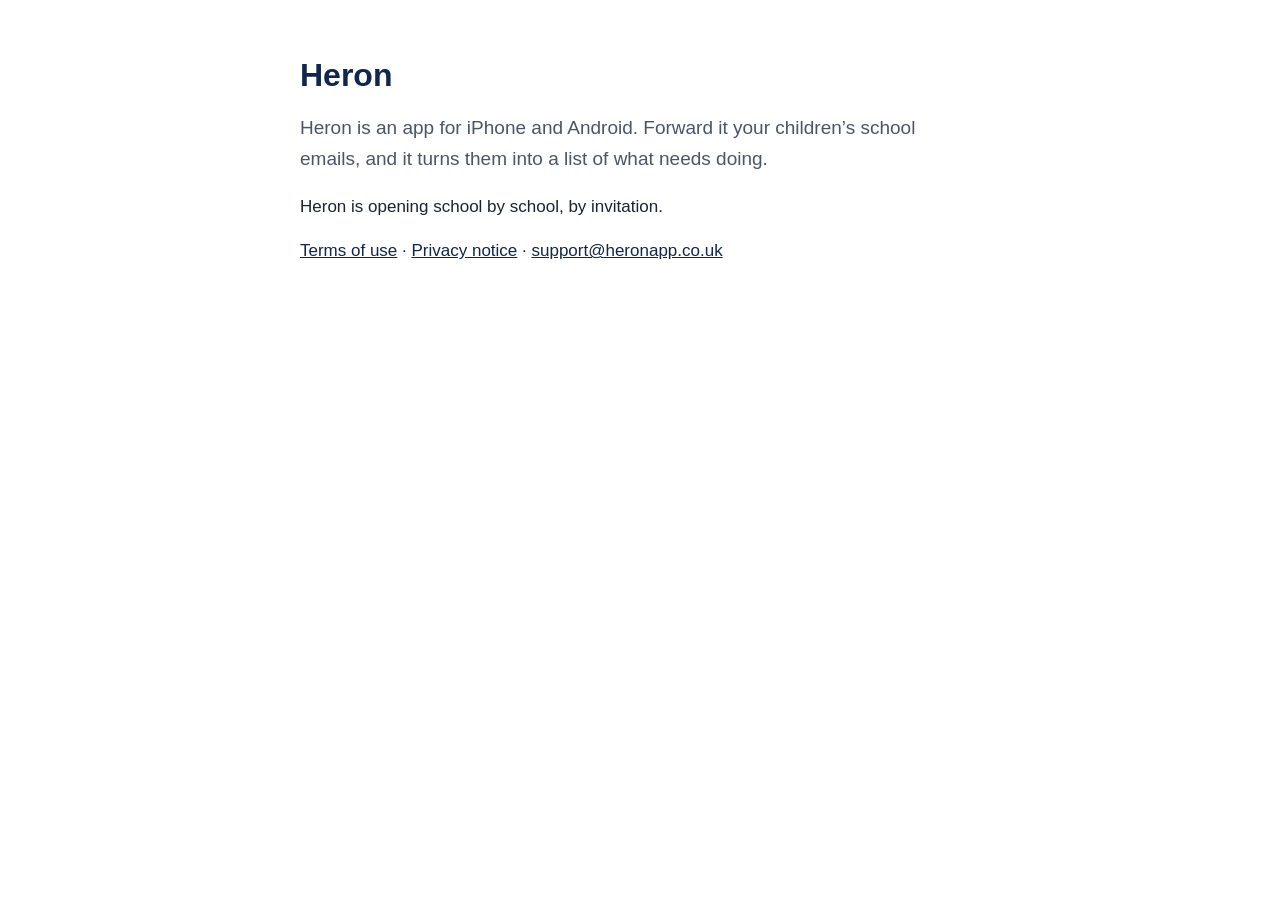
<file: index.html>
<!doctype html>
<html lang="en-GB">
<head>
<meta charset="utf-8">
<meta name="viewport" content="width=device-width, initial-scale=1">
<title>Heron</title>
<link rel="stylesheet" href="style.css">
</head>
<body>
<main>
<h1>Heron</h1>
<p class="lead">Heron is an app for iPhone and Android. Forward it your children’s school emails, and it turns them into a list of what needs doing.</p>
<p>Heron is opening school by school, by invitation.</p>
<p><a href="terms/">Terms of use</a> · <a href="privacy/">Privacy notice</a> · <a href="mailto:support@heronapp.co.uk">support@heronapp.co.uk</a></p>
</main>
</body>
</html>
</file>
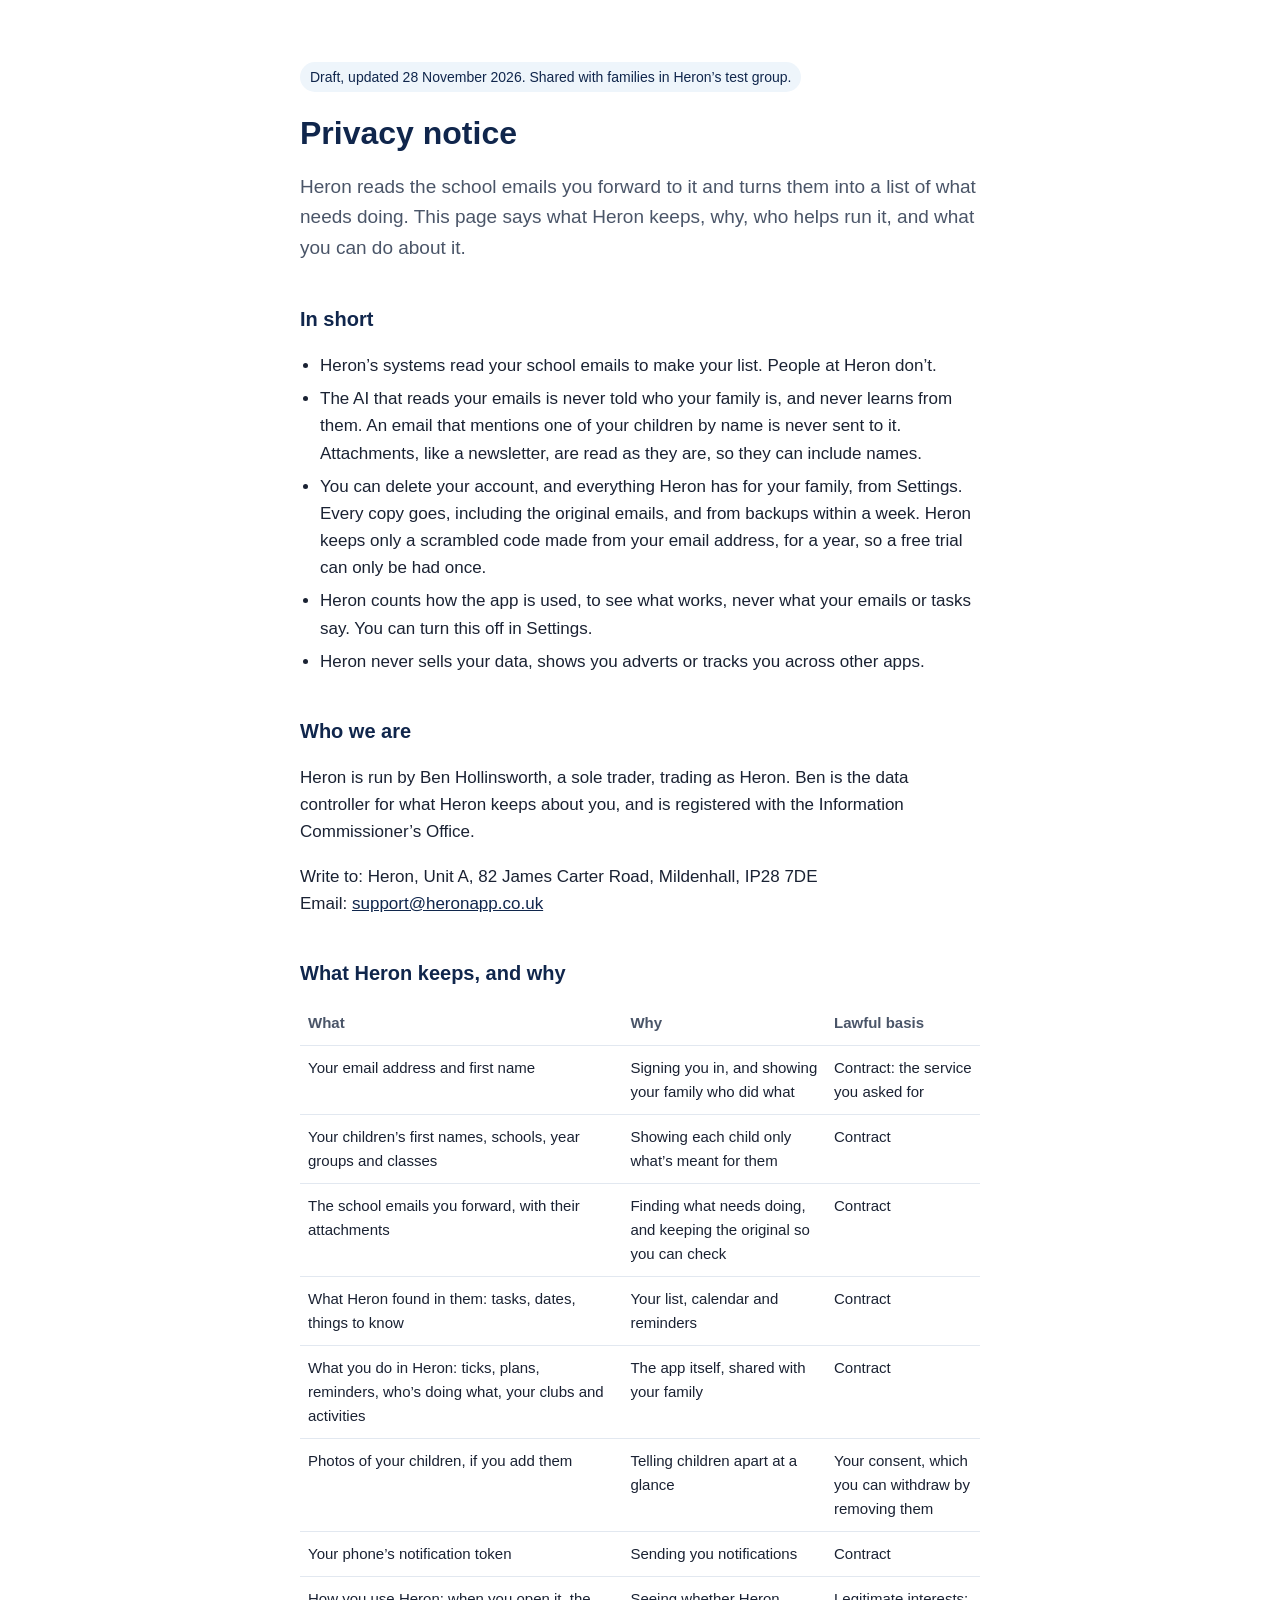
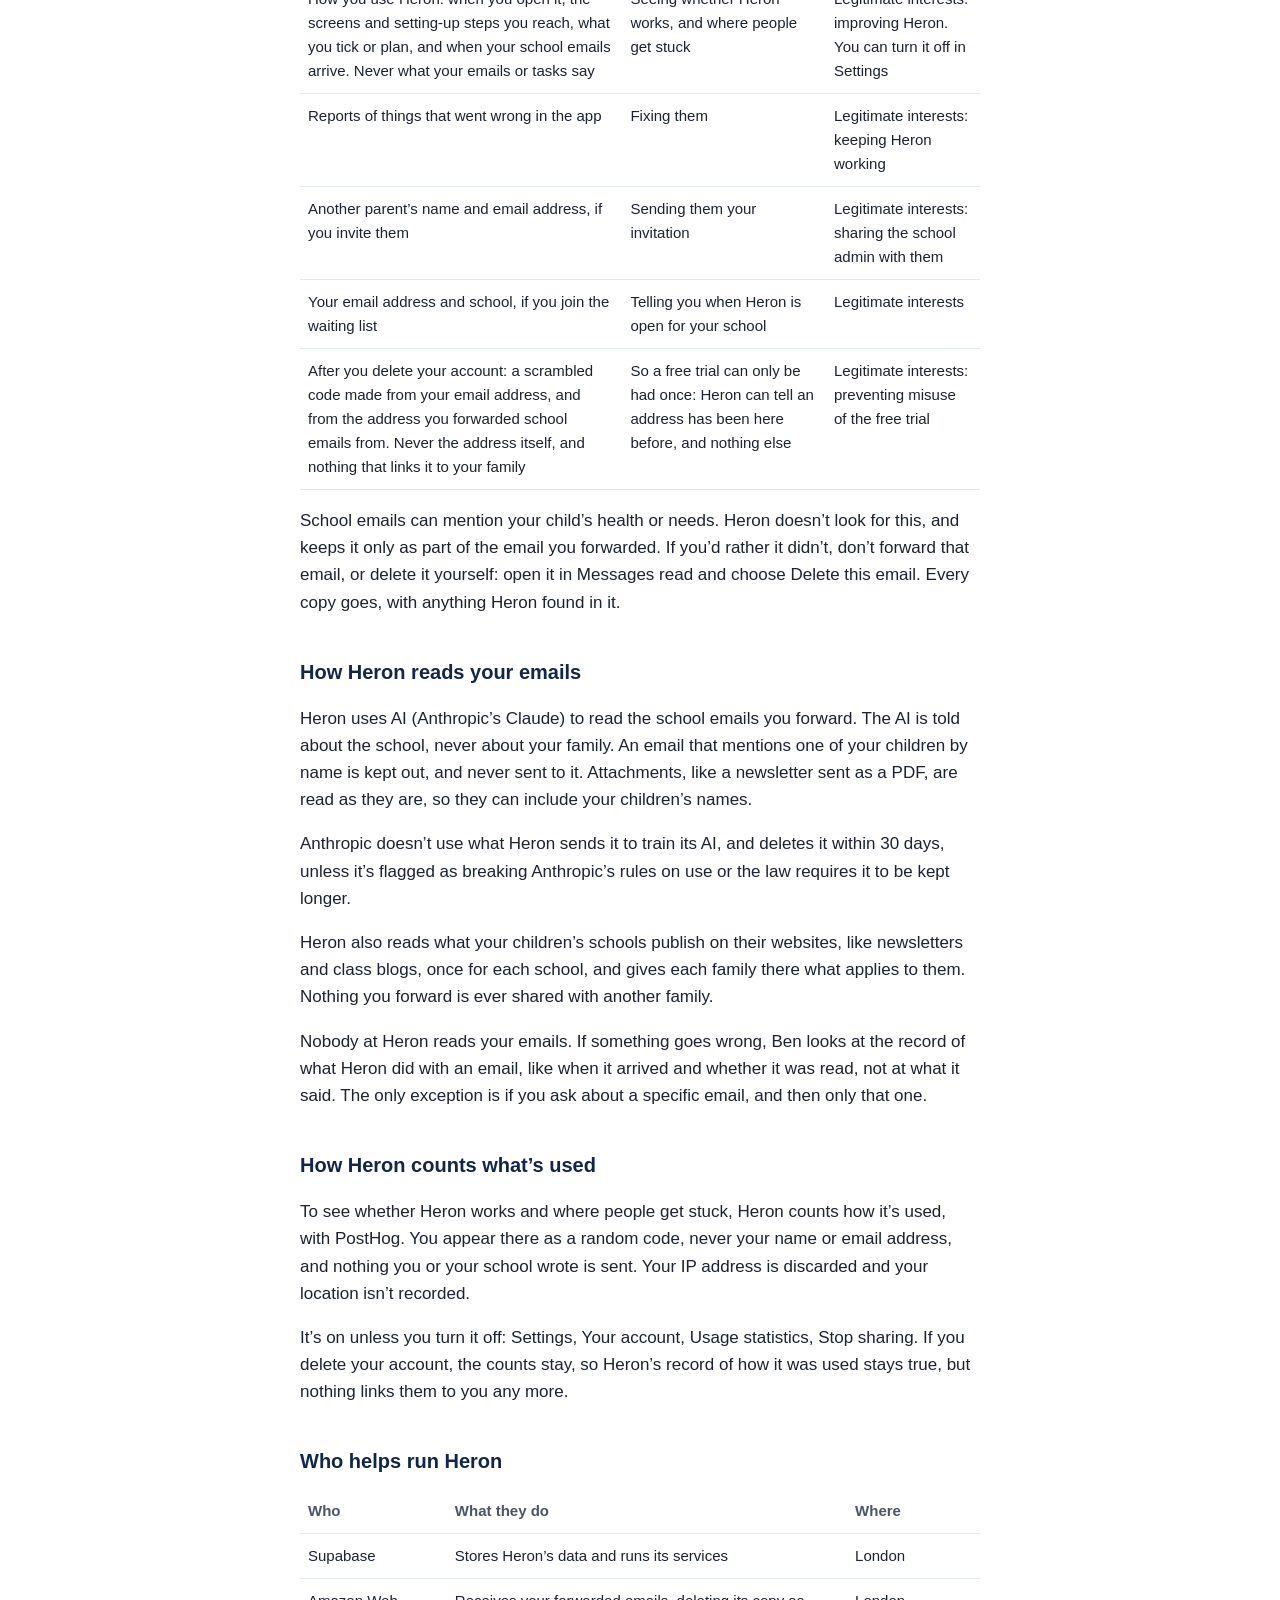
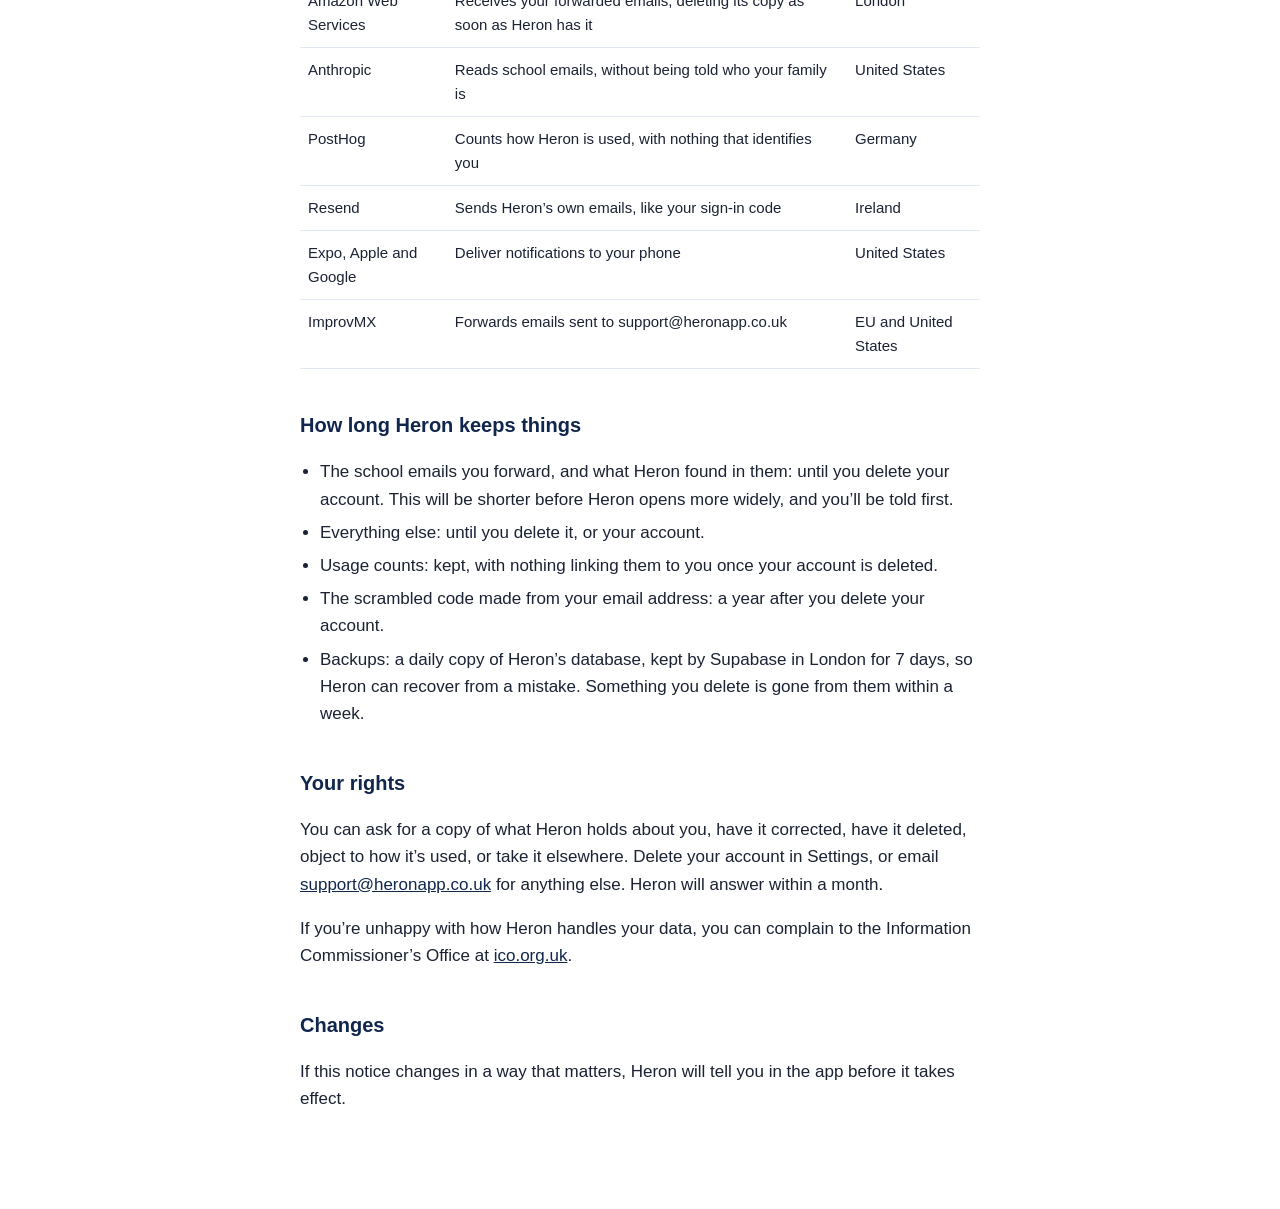
<file: privacy/index.html>
<!doctype html>
<html lang="en-GB">
<head>
<meta charset="utf-8">
<meta name="viewport" content="width=device-width, initial-scale=1">
<title>Privacy notice · Heron</title>
<link rel="stylesheet" href="../style.css">
</head>
<body>
<main>
<p class="draft">Draft, updated 28 November 2026. Shared with families in Heron’s test group.</p>
<h1>Privacy notice</h1>
<p class="lead">Heron reads the school emails you forward to it and turns them into a list of what needs doing. This page says what Heron keeps, why, who helps run it, and what you can do about it.</p>

<h2>In short</h2>
<ul>
<li>Heron’s systems read your school emails to make your list. People at Heron don’t.</li>
<li>The AI that reads your emails is never told who your family is, and never learns from them. An email that mentions one of your children by name is never sent to it. Attachments, like a newsletter, are read as they are, so they can include names.</li>
<li>You can delete your account, and everything Heron has for your family, from Settings. Every copy goes, including the original emails, and from backups within a week. Heron keeps only a scrambled code made from your email address, for a year, so a free trial can only be had once.</li>
<li>Heron counts how the app is used, to see what works, never what your emails or tasks say. You can turn this off in Settings.</li>
<li>Heron never sells your data, shows you adverts or tracks you across other apps.</li>
</ul>

<h2>Who we are</h2>
<p>Heron is run by Ben Hollinsworth, a sole trader, trading as Heron. Ben is the data controller for what Heron keeps about you, and is registered with the Information Commissioner’s Office.</p>
<p>Write to: Heron, Unit A, 82 James Carter Road, Mildenhall, IP28 7DE<br>Email: <a href="mailto:support@heronapp.co.uk">support@heronapp.co.uk</a></p>

<h2>What Heron keeps, and why</h2>
<table>
<thead><tr><th>What</th><th>Why</th><th>Lawful basis</th></tr></thead>
<tbody>
<tr><td>Your email address and first name</td><td>Signing you in, and showing your family who did what</td><td>Contract: the service you asked for</td></tr>
<tr><td>Your children’s first names, schools, year groups and classes</td><td>Showing each child only what’s meant for them</td><td>Contract</td></tr>
<tr><td>The school emails you forward, with their attachments</td><td>Finding what needs doing, and keeping the original so you can check</td><td>Contract</td></tr>
<tr><td>What Heron found in them: tasks, dates, things to know</td><td>Your list, calendar and reminders</td><td>Contract</td></tr>
<tr><td>What you do in Heron: ticks, plans, reminders, who’s doing what, your clubs and activities</td><td>The app itself, shared with your family</td><td>Contract</td></tr>
<tr><td>Photos of your children, if you add them</td><td>Telling children apart at a glance</td><td>Your consent, which you can withdraw by removing them</td></tr>
<tr><td>Your phone’s notification token</td><td>Sending you notifications</td><td>Contract</td></tr>
<tr><td>How you use Heron: when you open it, the screens and setting-up steps you reach, what you tick or plan, and when your school emails arrive. Never what your emails or tasks say</td><td>Seeing whether Heron works, and where people get stuck</td><td>Legitimate interests: improving Heron. You can turn it off in Settings</td></tr>
<tr><td>Reports of things that went wrong in the app</td><td>Fixing them</td><td>Legitimate interests: keeping Heron working</td></tr>
<tr><td>Another parent’s name and email address, if you invite them</td><td>Sending them your invitation</td><td>Legitimate interests: sharing the school admin with them</td></tr>
<tr><td>Your email address and school, if you join the waiting list</td><td>Telling you when Heron is open for your school</td><td>Legitimate interests</td></tr>
<tr><td>After you delete your account: a scrambled code made from your email address, and from the address you forwarded school emails from. Never the address itself, and nothing that links it to your family</td><td>So a free trial can only be had once: Heron can tell an address has been here before, and nothing else</td><td>Legitimate interests: preventing misuse of the free trial</td></tr>
</tbody>
</table>
<p>School emails can mention your child’s health or needs. Heron doesn’t look for this, and keeps it only as part of the email you forwarded. If you’d rather it didn’t, don’t forward that email, or delete it yourself: open it in Messages read and choose Delete this email. Every copy goes, with anything Heron found in it.</p>

<h2>How Heron reads your emails</h2>
<p>Heron uses AI (Anthropic’s Claude) to read the school emails you forward. The AI is told about the school, never about your family. An email that mentions one of your children by name is kept out, and never sent to it. Attachments, like a newsletter sent as a PDF, are read as they are, so they can include your children’s names.</p>
<p>Anthropic doesn’t use what Heron sends it to train its AI, and deletes it within 30 days, unless it’s flagged as breaking Anthropic’s rules on use or the law requires it to be kept longer.</p>
<p>Heron also reads what your children’s schools publish on their websites, like newsletters and class blogs, once for each school, and gives each family there what applies to them. Nothing you forward is ever shared with another family.</p>
<p>Nobody at Heron reads your emails. If something goes wrong, Ben looks at the record of what Heron did with an email, like when it arrived and whether it was read, not at what it said. The only exception is if you ask about a specific email, and then only that one.</p>

<h2>How Heron counts what’s used</h2>
<p>To see whether Heron works and where people get stuck, Heron counts how it’s used, with PostHog. You appear there as a random code, never your name or email address, and nothing you or your school wrote is sent. Your IP address is discarded and your location isn’t recorded.</p>
<p>It’s on unless you turn it off: Settings, Your account, Usage statistics, Stop sharing. If you delete your account, the counts stay, so Heron’s record of how it was used stays true, but nothing links them to you any more.</p>

<h2>Who helps run Heron</h2>
<table>
<thead><tr><th>Who</th><th>What they do</th><th>Where</th></tr></thead>
<tbody>
<tr><td>Supabase</td><td>Stores Heron’s data and runs its services</td><td>London</td></tr>
<tr><td>Amazon Web Services</td><td>Receives your forwarded emails, deleting its copy as soon as Heron has it</td><td>London</td></tr>
<tr><td>Anthropic</td><td>Reads school emails, without being told who your family is</td><td>United States</td></tr>
<tr><td>PostHog</td><td>Counts how Heron is used, with nothing that identifies you</td><td>Germany</td></tr>
<tr><td>Resend</td><td>Sends Heron’s own emails, like your sign-in code</td><td>Ireland</td></tr>
<tr><td>Expo, Apple and Google</td><td>Deliver notifications to your phone</td><td>United States</td></tr>
<tr><td>ImprovMX</td><td>Forwards emails sent to support@heronapp.co.uk</td><td>EU and United States</td></tr>
</tbody>
</table>

<h2>How long Heron keeps things</h2>
<ul>
<li>The school emails you forward, and what Heron found in them: until you delete your account. This will be shorter before Heron opens more widely, and you’ll be told first.</li>
<li>Everything else: until you delete it, or your account.</li>
<li>Usage counts: kept, with nothing linking them to you once your account is deleted.</li>
<li>The scrambled code made from your email address: a year after you delete your account.</li>
<li>Backups: a daily copy of Heron’s database, kept by Supabase in London for 7 days, so Heron can recover from a mistake. Something you delete is gone from them within a week.</li>
</ul>

<h2>Your rights</h2>
<p>You can ask for a copy of what Heron holds about you, have it corrected, have it deleted, object to how it’s used, or take it elsewhere. Delete your account in Settings, or email <a href="mailto:support@heronapp.co.uk">support@heronapp.co.uk</a> for anything else. Heron will answer within a month.</p>
<p>If you’re unhappy with how Heron handles your data, you can complain to the Information Commissioner’s Office at <a href="https://ico.org.uk/make-a-complaint/">ico.org.uk</a>.</p>

<h2>Changes</h2>
<p>If this notice changes in a way that matters, Heron will tell you in the app before it takes effect.</p>
</main>
</body>
</html>
</file>
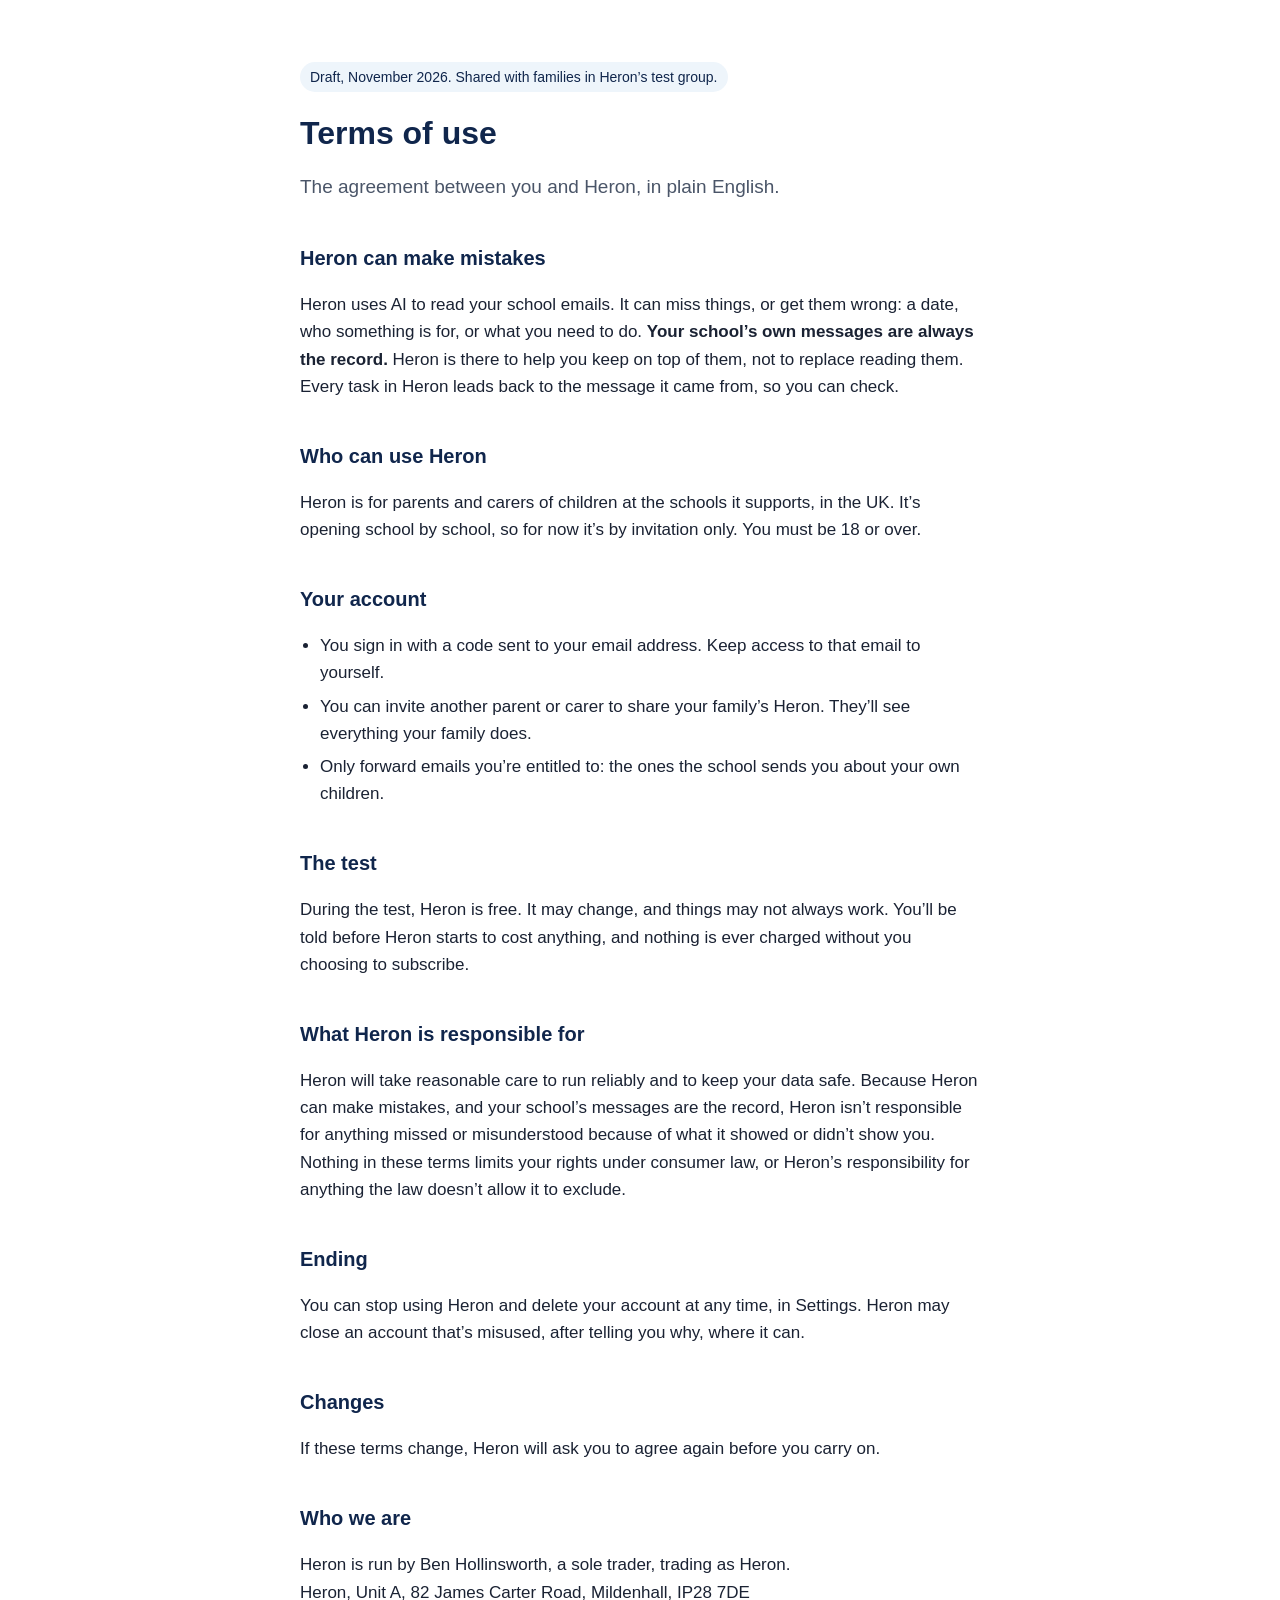
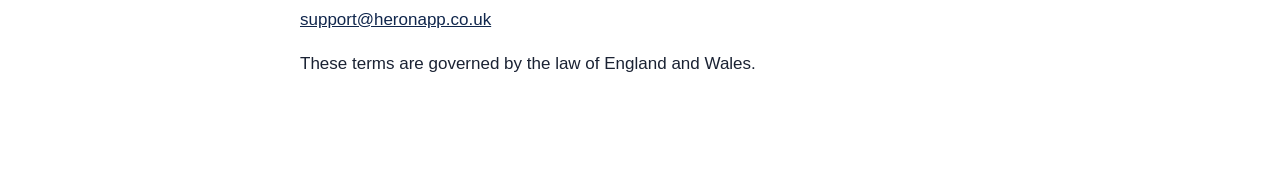
<file: terms/index.html>
<!doctype html>
<html lang="en-GB">
<head>
<meta charset="utf-8">
<meta name="viewport" content="width=device-width, initial-scale=1">
<title>Terms of use · Heron</title>
<link rel="stylesheet" href="../style.css">
</head>
<body>
<main>
<p class="draft">Draft, November 2026. Shared with families in Heron’s test group.</p>
<h1>Terms of use</h1>
<p class="lead">The agreement between you and Heron, in plain English.</p>

<h2>Heron can make mistakes</h2>
<p>Heron uses AI to read your school emails. It can miss things, or get them wrong: a date, who something is for, or what you need to do. <strong>Your school’s own messages are always the record.</strong> Heron is there to help you keep on top of them, not to replace reading them. Every task in Heron leads back to the message it came from, so you can check.</p>

<h2>Who can use Heron</h2>
<p>Heron is for parents and carers of children at the schools it supports, in the UK. It’s opening school by school, so for now it’s by invitation only. You must be 18 or over.</p>

<h2>Your account</h2>
<ul>
<li>You sign in with a code sent to your email address. Keep access to that email to yourself.</li>
<li>You can invite another parent or carer to share your family’s Heron. They’ll see everything your family does.</li>
<li>Only forward emails you’re entitled to: the ones the school sends you about your own children.</li>
</ul>

<h2>The test</h2>
<p>During the test, Heron is free. It may change, and things may not always work. You’ll be told before Heron starts to cost anything, and nothing is ever charged without you choosing to subscribe.</p>

<h2>What Heron is responsible for</h2>
<p>Heron will take reasonable care to run reliably and to keep your data safe. Because Heron can make mistakes, and your school’s messages are the record, Heron isn’t responsible for anything missed or misunderstood because of what it showed or didn’t show you. Nothing in these terms limits your rights under consumer law, or Heron’s responsibility for anything the law doesn’t allow it to exclude.</p>

<h2>Ending</h2>
<p>You can stop using Heron and delete your account at any time, in Settings. Heron may close an account that’s misused, after telling you why, where it can.</p>

<h2>Changes</h2>
<p>If these terms change, Heron will ask you to agree again before you carry on.</p>

<h2>Who we are</h2>
<p>Heron is run by Ben Hollinsworth, a sole trader, trading as Heron.<br>Heron, Unit A, 82 James Carter Road, Mildenhall, IP28 7DE<br><a href="mailto:support@heronapp.co.uk">support@heronapp.co.uk</a></p>
<p>These terms are governed by the law of England and Wales.</p>
</main>
</body>
</html>
</file>
<file: style.css>
/* Heron's website: plain pages, in Heron's colours and type, readable on a phone. */
:root {
  --ink: #1a2233;
  --muted: #4a5568;
  --deep-water: #10264c;
  --sky-050: #eef5fb;
  --rule: #e2e8f0;
}
* { box-sizing: border-box; }
body {
  margin: 0;
  background: #ffffff;
  color: var(--ink);
  font: 17px/1.6 -apple-system, BlinkMacSystemFont, "Segoe UI", Helvetica, Arial, sans-serif;
}
main { max-width: 720px; margin: 0 auto; padding: 48px 20px 80px; }
h1 { font-size: 32px; line-height: 1.2; color: var(--deep-water); margin: 8px 0 12px; }
h2 { font-size: 20px; color: var(--deep-water); margin: 40px 0 8px; }
.lead { font-size: 19px; color: var(--muted); }
.draft { display: inline-block; font-size: 14px; background: var(--sky-050); color: var(--deep-water); padding: 4px 10px; border-radius: 999px; }
a { color: var(--deep-water); }
ul { padding-left: 20px; }
li { margin: 6px 0; }
table { width: 100%; border-collapse: collapse; margin: 12px 0; font-size: 15px; }
th, td { text-align: left; vertical-align: top; padding: 10px 8px; border-bottom: 1px solid var(--rule); }
th { color: var(--muted); font-weight: 600; }
</file>
